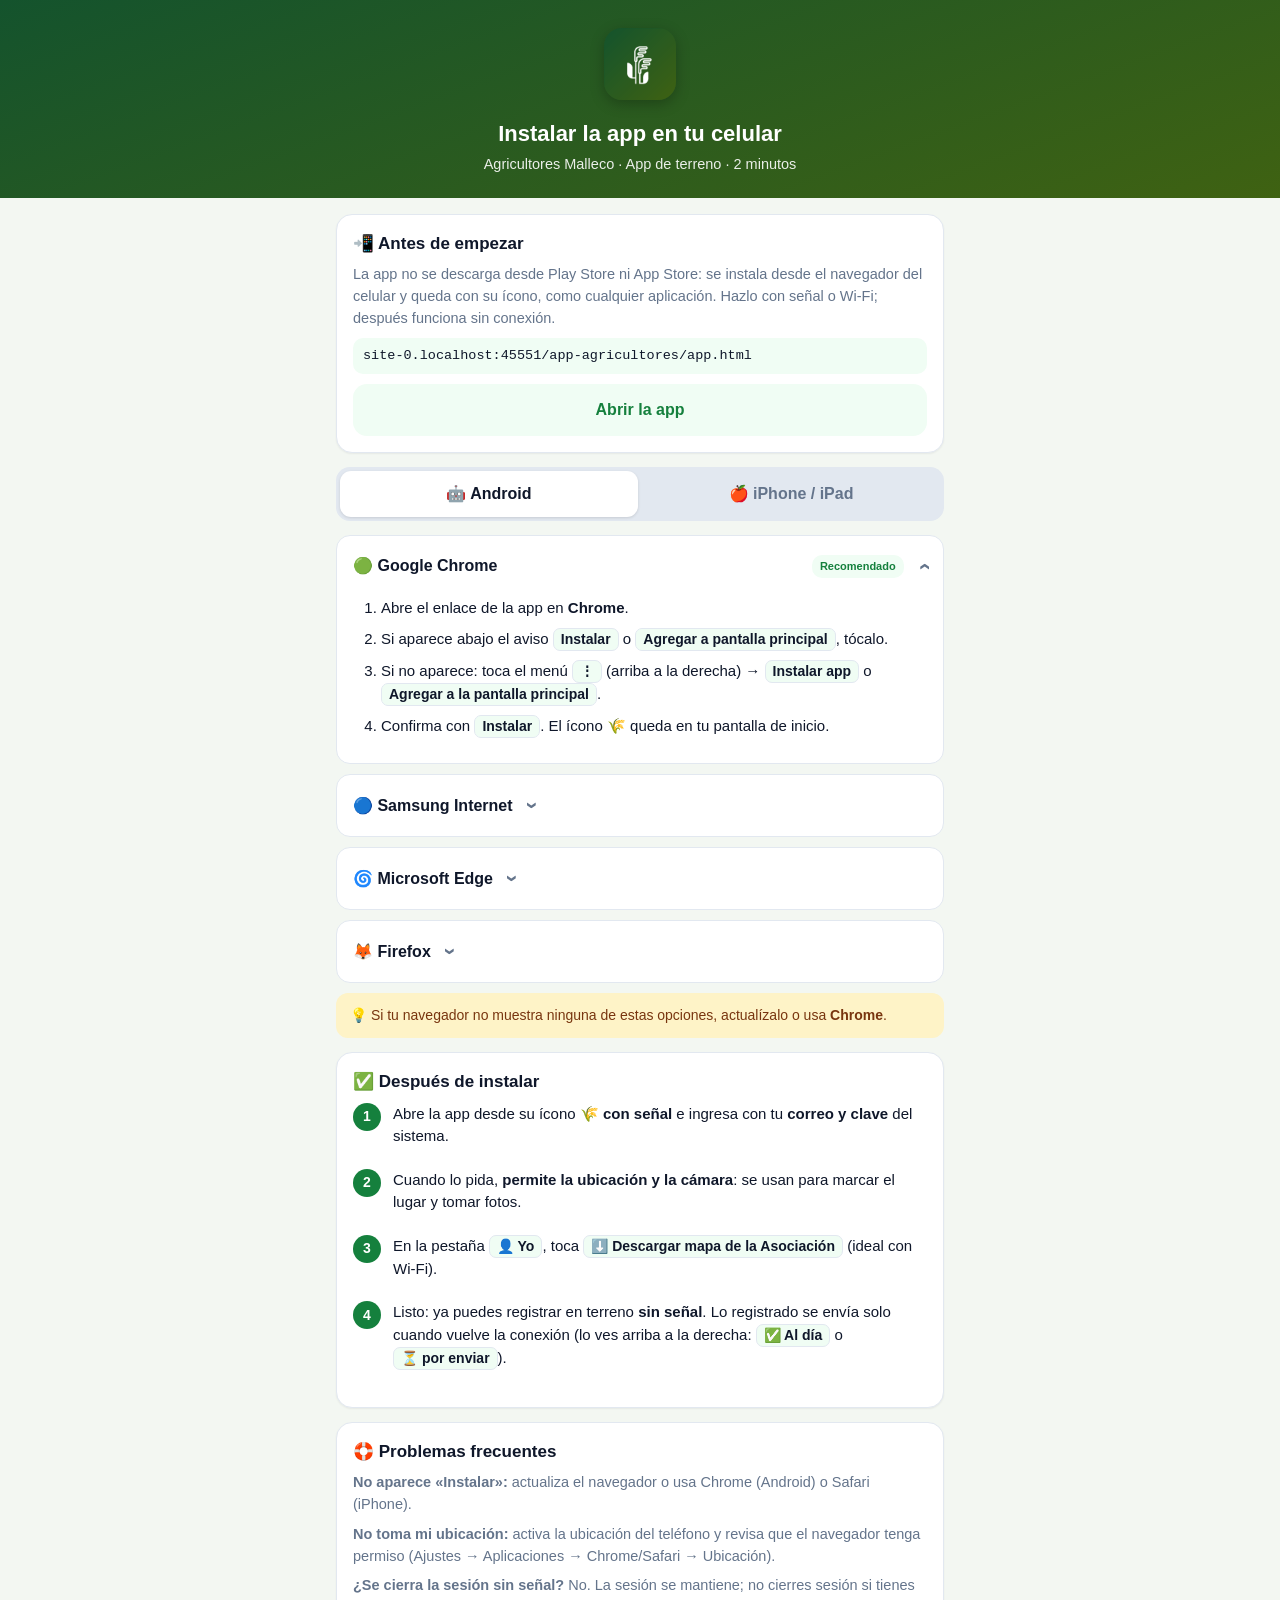
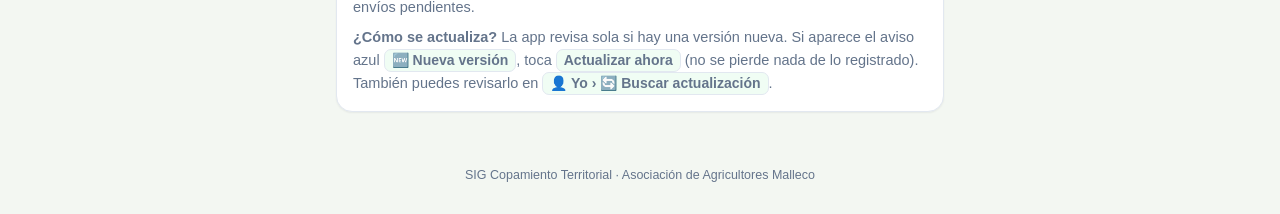
<file: app-agricultores/instalar.html>
<!DOCTYPE html>
<html lang="es">
<head>
<meta charset="UTF-8">
<meta name="viewport" content="width=device-width, initial-scale=1, viewport-fit=cover">
<title>Instalar la app</title>
<meta name="description" content="Cómo instalar la app de terreno Agricultores Malleco en Android y iPhone">
<meta name="theme-color" content="#14532D">
<link rel="icon" type="image/png" href="icon-192.png">
<link rel="manifest" href="manifest.json">
<style>
:root{--bg:#F3F7F2;--card:#fff;--text:#0F172A;--muted:#64748B;--line:#E2E8F0;--verde:#15803D;--verde-o:#14532D;--suave:#F0FDF4;}
@media (prefers-color-scheme: dark){:root:not([data-theme="light"]){--bg:#0B1210;--card:#13201B;--text:#E2E8F0;--muted:#94A3B8;--line:#1F2E28;--suave:#132A1E;}}
:root[data-theme="dark"]{--bg:#0B1210;--card:#13201B;--text:#E2E8F0;--muted:#94A3B8;--line:#1F2E28;--suave:#132A1E;}
*{box-sizing:border-box;margin:0;padding:0;}
body{font-family:-apple-system,BlinkMacSystemFont,'Segoe UI',Roboto,sans-serif;background:var(--bg);color:var(--text);font-size:16px;line-height:1.5;}
header{background:linear-gradient(160deg,#14532D,#3F6212);color:#fff;padding:28px 16px 22px;text-align:center;}
header img{width:72px;height:72px;border-radius:18px;box-shadow:0 4px 14px rgba(0,0,0,.25);}
header h1{font-size:22px;margin-top:10px;}
header p{opacity:.9;font-size:14.5px;margin-top:4px;}
main{max-width:640px;margin:0 auto;padding:16px 16px 40px;}
.card{background:var(--card);border-radius:16px;padding:16px;margin-bottom:14px;box-shadow:0 1px 2px rgba(15,23,42,.06);border:1px solid var(--line);}
.card h2{font-size:17px;margin-bottom:8px;display:flex;align-items:center;gap:8px;}
.card p{font-size:14.5px;color:var(--muted);}
.seg{display:flex;background:var(--line);border-radius:14px;padding:4px;margin-bottom:14px;gap:4px;}
.seg button{flex:1;border:none;background:none;padding:11px;border-radius:11px;font:inherit;font-weight:700;color:var(--muted);cursor:pointer;}
.seg button.on{background:var(--card);color:var(--text);box-shadow:0 1px 3px rgba(0,0,0,.12);}
details{border:1px solid var(--line);border-radius:14px;margin-bottom:10px;background:var(--card);overflow:hidden;}
summary{list-style:none;cursor:pointer;padding:14px 16px;font-weight:700;display:flex;align-items:center;gap:10px;}
summary::-webkit-details-marker{display:none;}
summary .tag{margin-left:auto;font-size:11px;font-weight:800;background:var(--suave);color:var(--verde);padding:3px 8px;border-radius:10px;}
summary::after{content:'›';font-size:22px;color:var(--muted);transform:rotate(90deg);transition:.2s;margin-left:6px;}
details[open] summary::after{transform:rotate(-90deg);}
details:not([open]) summary .tag{margin-left:auto;}
ol{padding:0 16px 16px 44px;}
ol li{margin-bottom:9px;font-size:15px;}
.k{display:inline-block;background:var(--suave);border:1px solid var(--line);border-radius:7px;padding:0 7px;font-weight:700;font-size:14px;white-space:nowrap;}
.btn{display:block;width:100%;text-align:center;padding:14px;border-radius:14px;font-weight:800;font-size:16px;text-decoration:none;border:none;cursor:pointer;font-family:inherit;}
.btn-p{background:var(--verde);color:#fff;}
.btn-s{background:var(--suave);color:var(--verde);margin-top:10px;}
.pasos{counter-reset:p;list-style:none;padding:0;}
.pasos li{counter-increment:p;position:relative;padding:0 0 12px 40px;font-size:15px;}
.pasos li::before{content:counter(p);position:absolute;left:0;top:0;width:28px;height:28px;border-radius:50%;background:var(--verde);color:#fff;font-weight:800;font-size:14px;display:flex;align-items:center;justify-content:center;}
.ojo{background:#FEF3C7;color:#78350F;border-radius:12px;padding:12px 14px;font-size:14px;margin-top:10px;}
.url{font-family:ui-monospace,Menlo,Consolas,monospace;font-size:13.5px;word-break:break-all;background:var(--suave);padding:8px 10px;border-radius:10px;display:block;margin-top:8px;color:var(--text);}
footer{text-align:center;color:var(--muted);font-size:12.5px;padding-bottom:30px;}
</style>
</head>
<body>
<header>
  <img src="icon-192.png" alt="">
  <h1>Instalar la app en tu celular</h1>
  <p>Agricultores Malleco · App de terreno · 2 minutos</p>
</header>
<main>
  <div class="card">
    <h2>📲 Antes de empezar</h2>
    <p>La app no se descarga desde Play Store ni App Store: se instala desde el navegador del celular y queda con su ícono, como cualquier aplicación.
      Hazlo con señal o Wi-Fi; después funciona sin conexión.</p>
    <span class="url" id="url-app">copamientoterritorial.cl/app-agricultores/app.html</span>
    <button class="btn btn-p" id="btn-instalar" style="margin-top:12px;display:none;">📲 Instalar ahora</button>
    <a class="btn btn-s" href="app.html">Abrir la app</a>
  </div>

  <div class="seg" role="tablist">
    <button data-so="android" class="on" role="tab">🤖 Android</button>
    <button data-so="ios" role="tab">🍎 iPhone / iPad</button>
  </div>

  <!-- ══ ANDROID ══ -->
  <section data-panel="android">
    <details open>
      <summary>🟢 Google Chrome <span class="tag">Recomendado</span></summary>
      <ol>
        <li>Abre el enlace de la app en <b>Chrome</b>.</li>
        <li>Si aparece abajo el aviso <span class="k">Instalar</span> o <span class="k">Agregar a pantalla principal</span>, tócalo.</li>
        <li>Si no aparece: toca el menú <span class="k">⋮</span> (arriba a la derecha) → <span class="k">Instalar app</span> o <span class="k">Agregar a la pantalla principal</span>.</li>
        <li>Confirma con <span class="k">Instalar</span>. El ícono 🌾 queda en tu pantalla de inicio.</li>
      </ol>
    </details>
    <details>
      <summary>🔵 Samsung Internet</summary>
      <ol>
        <li>Abre el enlace en <b>Samsung Internet</b>.</li>
        <li>Toca el ícono <span class="k">⬇ Instalar</span> en la barra de dirección, si aparece.</li>
        <li>Si no: toca el menú <span class="k">☰</span> (abajo a la derecha) → <span class="k">Agregar página a</span> → <span class="k">Pantalla de inicio</span>.</li>
        <li>Confirma con <span class="k">Agregar</span>.</li>
      </ol>
    </details>
    <details>
      <summary>🌀 Microsoft Edge</summary>
      <ol>
        <li>Abre el enlace en <b>Edge</b>.</li>
        <li>Toca el menú <span class="k">⋯</span> (abajo al centro).</li>
        <li>Elige <span class="k">Agregar al teléfono</span> o <span class="k">Instalar app</span>.</li>
        <li>Confirma con <span class="k">Instalar</span>.</li>
      </ol>
    </details>
    <details>
      <summary>🦊 Firefox</summary>
      <ol>
        <li>Abre el enlace en <b>Firefox</b>.</li>
        <li>Toca el menú <span class="k">⋮</span>.</li>
        <li>Elige <span class="k">Instalar</span> o <span class="k">Agregar a la pantalla de inicio</span>.</li>
        <li>Confirma con <span class="k">Agregar</span>.</li>
      </ol>
    </details>
    <div class="ojo">💡 Si tu navegador no muestra ninguna de estas opciones, actualízalo o usa <b>Chrome</b>.</div>
  </section>

  <!-- ══ iPHONE / iPAD ══ -->
  <section data-panel="ios" hidden>
    <details open>
      <summary>🧭 Safari <span class="tag">Recomendado</span></summary>
      <ol>
        <li>Abre el enlace de la app en <b>Safari</b>.</li>
        <li>Toca el botón <span class="k">Compartir</span> (el cuadrado con una flecha hacia arriba, abajo al centro; en iPad, arriba).</li>
        <li>Baja en la lista y toca <span class="k">Agregar a inicio</span>.</li>
        <li>Toca <span class="k">Agregar</span> (arriba a la derecha). El ícono 🌾 queda en tu pantalla de inicio.</li>
      </ol>
    </details>
    <details>
      <summary>🟢 Chrome en iPhone</summary>
      <ol>
        <li>Abre el enlace en <b>Chrome</b> (necesita iOS 16.4 o más reciente).</li>
        <li>Toca el botón <span class="k">Compartir</span> que está en la barra de dirección, arriba a la derecha.</li>
        <li>Elige <span class="k">Agregar a inicio</span> y luego <span class="k">Agregar</span>.</li>
      </ol>
    </details>
    <details>
      <summary>🌐 Otros navegadores (Edge, Firefox…)</summary>
      <ol>
        <li>Copia el enlace de la app.</li>
        <li>Ábrelo en <b>Safari</b> y sigue los pasos de Safari.</li>
      </ol>
    </details>
    <div class="ojo">⚠️ En iPhone, <b>no borres los datos de Safari</b> (Ajustes → Safari → Borrar historial y datos) mientras tengas registros sin enviar: se perderían.</div>
  </section>

  <div class="card" style="margin-top:14px;">
    <h2>✅ Después de instalar</h2>
    <ol class="pasos">
      <li>Abre la app desde su ícono 🌾 <b>con señal</b> e ingresa con tu <b>correo y clave</b> del sistema.</li>
      <li>Cuando lo pida, <b>permite la ubicación y la cámara</b>: se usan para marcar el lugar y tomar fotos.</li>
      <li>En la pestaña <span class="k">👤 Yo</span>, toca <span class="k">⬇️ Descargar mapa de la Asociación</span> (ideal con Wi-Fi).</li>
      <li>Listo: ya puedes registrar en terreno <b>sin señal</b>. Lo registrado se envía solo cuando vuelve la conexión (lo ves arriba a la derecha: <span class="k">✅ Al día</span> o <span class="k">⏳ por enviar</span>).</li>
    </ol>
  </div>

  <div class="card">
    <h2>🛟 Problemas frecuentes</h2>
    <p><b>No aparece «Instalar»:</b> actualiza el navegador o usa Chrome (Android) o Safari (iPhone).</p>
    <p style="margin-top:8px;"><b>No toma mi ubicación:</b> activa la ubicación del teléfono y revisa que el navegador tenga permiso (Ajustes → Aplicaciones → Chrome/Safari → Ubicación).</p>
    <p style="margin-top:8px;"><b>¿Se cierra la sesión sin señal?</b> No. La sesión se mantiene; no cierres sesión si tienes envíos pendientes.</p>
    <p style="margin-top:8px;"><b>¿Cómo se actualiza?</b> La app revisa sola si hay una versión nueva. Si aparece el aviso azul
      <span class="k">🆕 Nueva versión</span>, toca <span class="k">Actualizar ahora</span> (no se pierde nada de lo registrado).
      También puedes revisarlo en <span class="k">👤 Yo › 🔄 Buscar actualización</span>.</p>
  </div>
</main>
<footer>SIG Copamiento Territorial · Asociación de Agricultores Malleco</footer>
<script>
// Pestaña según el teléfono (iPhone/iPad → iOS) y botón «Instalar ahora» cuando el navegador lo permite (Android Chrome/Edge/Samsung)
(function () {
  var esIOS = /iphone|ipad|ipod/i.test(navigator.userAgent) || (navigator.platform === 'MacIntel' && navigator.maxTouchPoints > 1);
  function ver(so) {
    document.querySelectorAll('[data-so]').forEach(function (b) { b.classList.toggle('on', b.getAttribute('data-so') === so); });
    document.querySelectorAll('[data-panel]').forEach(function (p) { p.hidden = p.getAttribute('data-panel') !== so; });
  }
  document.querySelectorAll('[data-so]').forEach(function (b) { b.addEventListener('click', function () { ver(b.getAttribute('data-so')); }); });
  ver(esIOS ? 'ios' : 'android');
  document.getElementById('url-app').textContent = location.host ? location.host + location.pathname.replace(/instalar\.html$/, 'app.html') : 'copamientoterritorial.cl/app-agricultores/app.html';
  var evento = null, btn = document.getElementById('btn-instalar');
  window.addEventListener('beforeinstallprompt', function (e) { e.preventDefault(); evento = e; btn.style.display = 'block'; });
  btn.addEventListener('click', function () { if (!evento) return; evento.prompt(); evento.userChoice.then(function () { evento = null; btn.style.display = 'none'; }); });
  window.addEventListener('appinstalled', function () { btn.style.display = 'none'; });
})();
</script>
</body>
</html>
</file>
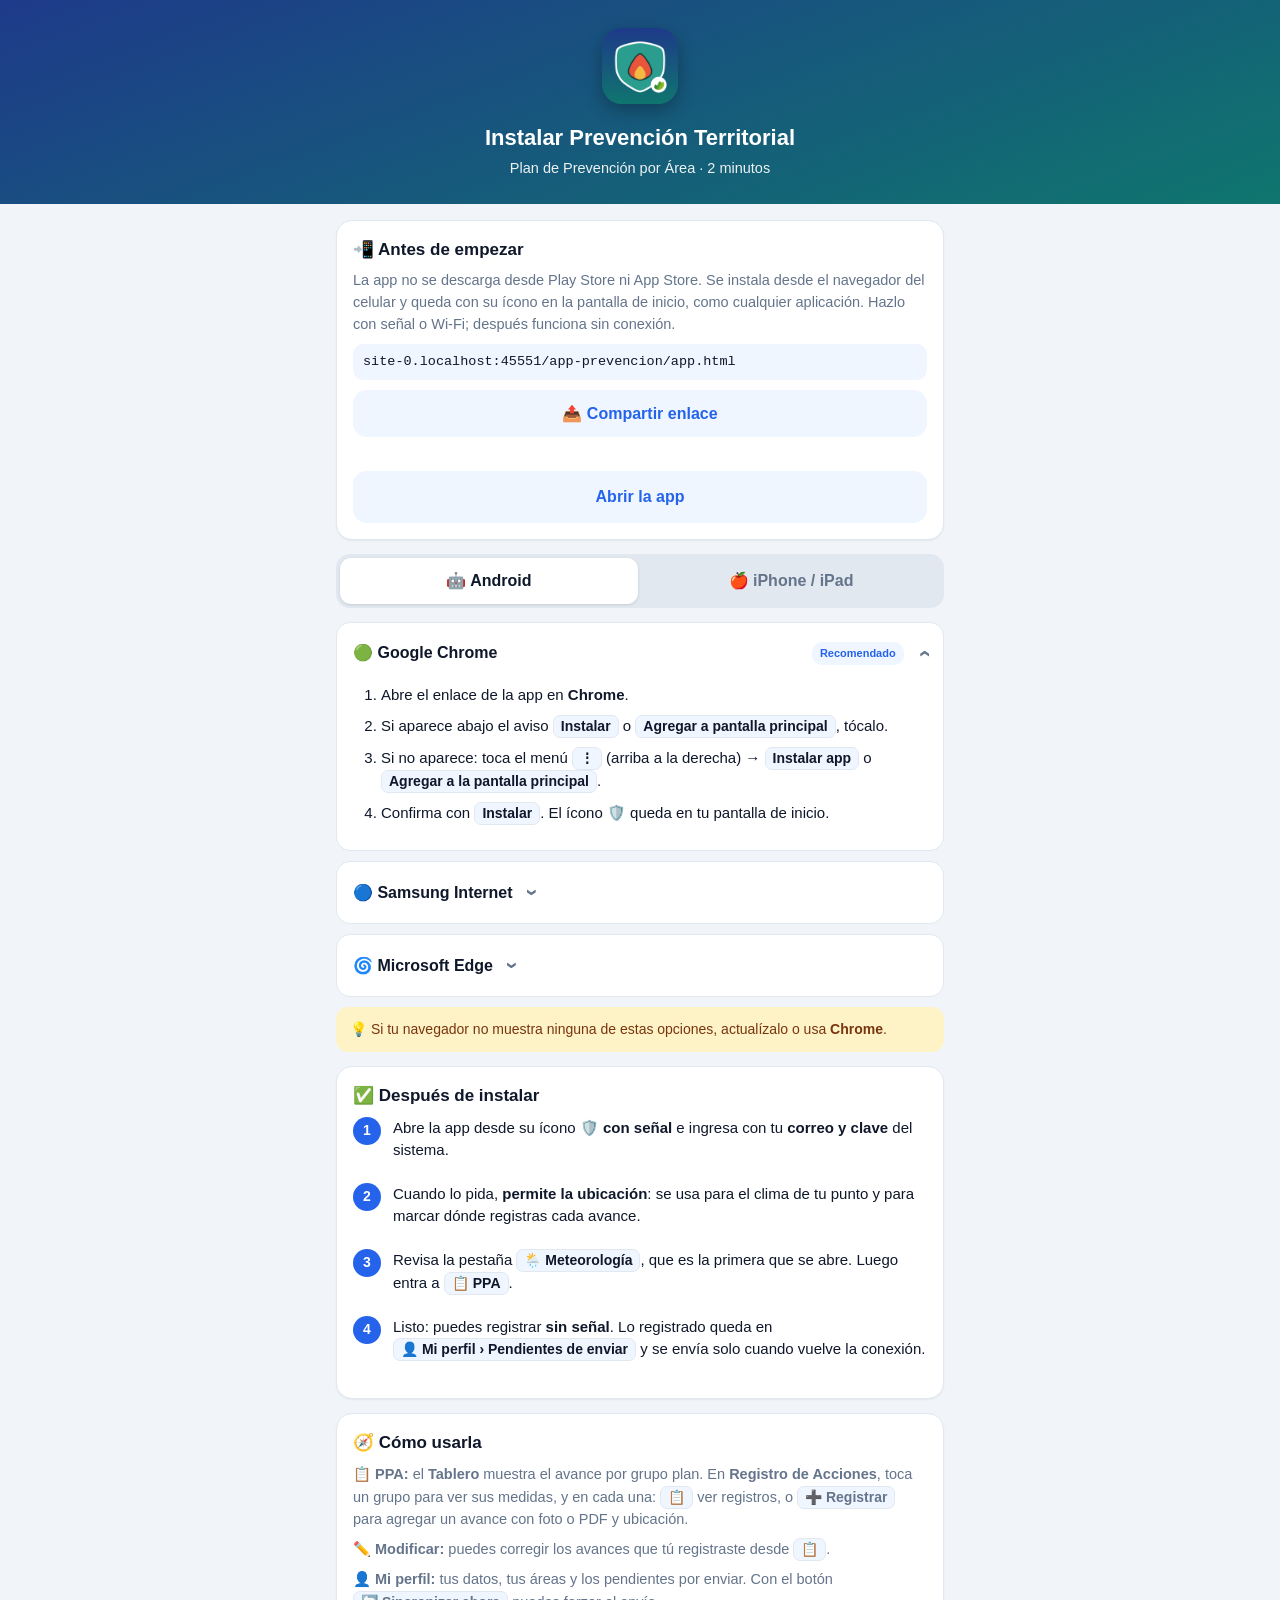
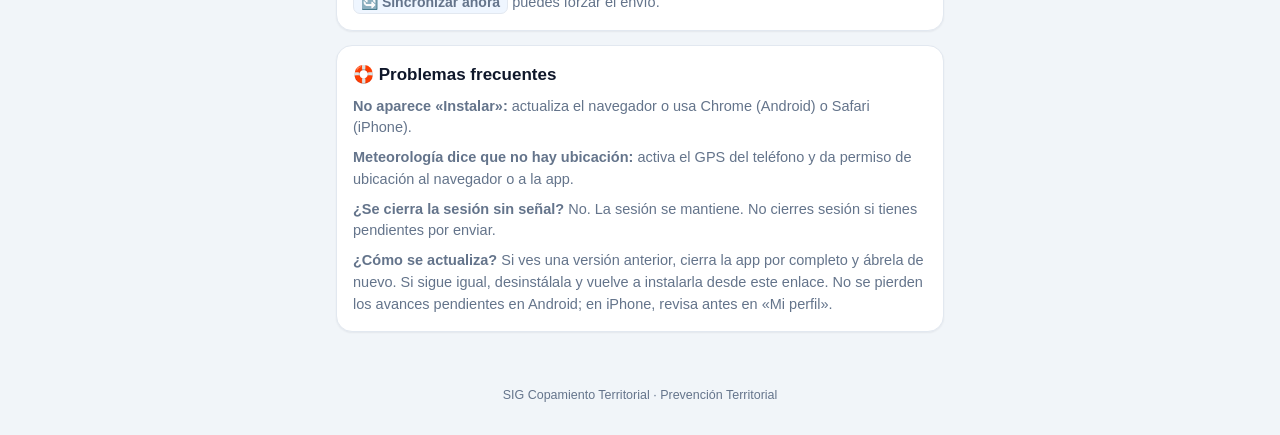
<file: app-prevencion/instalar.html>
<!DOCTYPE html>
<html lang="es">
<head>
<meta charset="UTF-8">
<meta name="viewport" content="width=device-width, initial-scale=1, viewport-fit=cover">
<title>Instalar Prevención Territorial</title>
<meta name="description" content="Cómo instalar la app Prevención Territorial en Android y iPhone">
<meta name="theme-color" content="#1E3A8A">
<link rel="icon" type="image/png" href="icon-192.png">
<link rel="apple-touch-icon" href="apple-touch-icon.png">
<link rel="manifest" href="manifest.json">
<style>
:root{--bg:#F1F5F9;--card:#fff;--text:#0F172A;--muted:#64748B;--line:#E2E8F0;--azul:#1E3A8A;--azul2:#2563EB;--suave:#EFF6FF;}
:root{color-scheme:light;}
*{box-sizing:border-box;margin:0;padding:0;}
body{font-family:-apple-system,BlinkMacSystemFont,'Segoe UI',Roboto,sans-serif;background:var(--bg);color:var(--text);font-size:16px;line-height:1.5;}
header{background:linear-gradient(160deg,#1E3A8A,#0F766E);color:#fff;padding:calc(28px + env(safe-area-inset-top)) 16px 24px;text-align:center;}
header img{width:76px;height:76px;border-radius:20px;box-shadow:0 6px 18px rgba(0,0,0,.28);}
header h1{font-size:22px;margin-top:10px;}
header p{opacity:.92;font-size:14.5px;margin-top:4px;}
main{max-width:640px;margin:0 auto;padding:16px 16px 40px;}
.card{background:var(--card);border-radius:16px;padding:16px;margin-bottom:14px;box-shadow:0 1px 2px rgba(15,23,42,.06);border:1px solid var(--line);}
.card h2{font-size:17px;margin-bottom:8px;display:flex;align-items:center;gap:8px;}
.card p{font-size:14.5px;color:var(--muted);}
.seg{display:flex;background:var(--line);border-radius:14px;padding:4px;margin-bottom:14px;gap:4px;}
.seg button{flex:1;border:none;background:none;padding:11px;border-radius:11px;font:inherit;font-weight:700;color:var(--muted);cursor:pointer;}
.seg button.on{background:var(--card);color:var(--text);box-shadow:0 1px 3px rgba(0,0,0,.12);}
details{border:1px solid var(--line);border-radius:14px;margin-bottom:10px;background:var(--card);overflow:hidden;}
summary{list-style:none;cursor:pointer;padding:14px 16px;font-weight:700;display:flex;align-items:center;gap:10px;}
summary::-webkit-details-marker{display:none;}
summary .tag{margin-left:auto;font-size:11px;font-weight:800;background:var(--suave);color:var(--azul2);padding:3px 8px;border-radius:10px;}
summary::after{content:'›';font-size:22px;color:var(--muted);transform:rotate(90deg);transition:.2s;margin-left:6px;}
details[open] summary::after{transform:rotate(-90deg);}
ol{padding:0 16px 16px 44px;}
ol li{margin-bottom:9px;font-size:15px;}
.k{display:inline-block;background:var(--suave);border:1px solid var(--line);border-radius:7px;padding:0 7px;font-weight:700;font-size:14px;white-space:nowrap;}
.btn{display:block;width:100%;text-align:center;padding:14px;border-radius:14px;font-weight:800;font-size:16px;text-decoration:none;border:none;cursor:pointer;font-family:inherit;}
.btn-p{background:linear-gradient(90deg,#2563EB,#0F766E);color:#fff;}
.btn-s{background:var(--suave);color:var(--azul2);margin-top:10px;}
.pasos{counter-reset:p;list-style:none;padding:0;}
.pasos li{counter-increment:p;position:relative;padding:0 0 12px 40px;font-size:15px;}
.pasos li::before{content:counter(p);position:absolute;left:0;top:0;width:28px;height:28px;border-radius:50%;background:var(--azul2);color:#fff;font-weight:800;font-size:14px;display:flex;align-items:center;justify-content:center;}
.ojo{background:#FEF3C7;color:#78350F;border-radius:12px;padding:12px 14px;font-size:14px;margin-top:10px;}
.url{font-family:ui-monospace,Menlo,Consolas,monospace;font-size:13.5px;word-break:break-all;background:var(--suave);padding:8px 10px;border-radius:10px;display:block;margin-top:8px;color:var(--text);}
.copiado{font-size:13px;color:#166534;margin-top:6px;min-height:18px;text-align:center;}
footer{text-align:center;color:var(--muted);font-size:12.5px;padding-bottom:30px;}
</style>
</head>
<body>
<header>
  <img src="icon-192.png" alt="">
  <h1>Instalar Prevención Territorial</h1>
  <p>Plan de Prevención por Área · 2 minutos</p>
</header>
<main>
  <div class="card">
    <h2>📲 Antes de empezar</h2>
    <p>La app no se descarga desde Play Store ni App Store. Se instala desde el navegador del celular y queda con su ícono en la pantalla de inicio, como cualquier aplicación. Hazlo con señal o Wi-Fi; después funciona sin conexión.</p>
    <span class="url" id="url-app">copamientoterritorial.cl/app-prevencion/app.html</span>
    <button class="btn btn-p" id="btn-instalar" style="margin-top:12px;display:none;">📲 Instalar ahora</button>
    <button class="btn btn-s" id="btn-compartir">📤 Compartir enlace</button>
    <div class="copiado" id="copiado"></div>
    <a class="btn btn-s" href="app.html">Abrir la app</a>
  </div>

  <div class="seg" role="tablist">
    <button data-so="android" class="on" role="tab">🤖 Android</button>
    <button data-so="ios" role="tab">🍎 iPhone / iPad</button>
  </div>

  <!-- ══ ANDROID ══ -->
  <section data-panel="android">
    <details open>
      <summary>🟢 Google Chrome <span class="tag">Recomendado</span></summary>
      <ol>
        <li>Abre el enlace de la app en <b>Chrome</b>.</li>
        <li>Si aparece abajo el aviso <span class="k">Instalar</span> o <span class="k">Agregar a pantalla principal</span>, tócalo.</li>
        <li>Si no aparece: toca el menú <span class="k">⋮</span> (arriba a la derecha) → <span class="k">Instalar app</span> o <span class="k">Agregar a la pantalla principal</span>.</li>
        <li>Confirma con <span class="k">Instalar</span>. El ícono 🛡️ queda en tu pantalla de inicio.</li>
      </ol>
    </details>
    <details>
      <summary>🔵 Samsung Internet</summary>
      <ol>
        <li>Abre el enlace en <b>Samsung Internet</b>.</li>
        <li>Toca el ícono <span class="k">⬇ Instalar</span> en la barra de dirección, si aparece.</li>
        <li>Si no: toca el menú <span class="k">☰</span> (abajo a la derecha) → <span class="k">Agregar página a</span> → <span class="k">Pantalla de inicio</span>.</li>
        <li>Confirma con <span class="k">Agregar</span>.</li>
      </ol>
    </details>
    <details>
      <summary>🌀 Microsoft Edge</summary>
      <ol>
        <li>Abre el enlace en <b>Edge</b>.</li>
        <li>Toca el menú <span class="k">⋯</span> (abajo al centro).</li>
        <li>Elige <span class="k">Agregar al teléfono</span> o <span class="k">Instalar app</span>.</li>
        <li>Confirma con <span class="k">Instalar</span>.</li>
      </ol>
    </details>
    <div class="ojo">💡 Si tu navegador no muestra ninguna de estas opciones, actualízalo o usa <b>Chrome</b>.</div>
  </section>

  <!-- ══ iPHONE / iPAD ══ -->
  <section data-panel="ios" hidden>
    <details open>
      <summary>🧭 Safari <span class="tag">Recomendado</span></summary>
      <ol>
        <li>Abre el enlace de la app en <b>Safari</b>.</li>
        <li>Toca el botón <span class="k">Compartir</span> (el cuadrado con una flecha hacia arriba; abajo al centro, o arriba en iPad).</li>
        <li>Baja en la lista y toca <span class="k">Agregar a inicio</span>.</li>
        <li>Toca <span class="k">Agregar</span> (arriba a la derecha). El ícono 🛡️ queda en tu pantalla de inicio.</li>
      </ol>
    </details>
    <details>
      <summary>🟢 Chrome en iPhone</summary>
      <ol>
        <li>Abre el enlace en <b>Chrome</b> (necesita iOS 16.4 o más reciente).</li>
        <li>Toca el botón <span class="k">Compartir</span> de la barra de dirección, arriba a la derecha.</li>
        <li>Elige <span class="k">Agregar a inicio</span> y luego <span class="k">Agregar</span>.</li>
      </ol>
    </details>
    <details>
      <summary>🌐 Otros navegadores (Edge, Firefox…)</summary>
      <ol>
        <li>Copia el enlace de la app.</li>
        <li>Ábrelo en <b>Safari</b> y sigue los pasos de Safari.</li>
      </ol>
    </details>
    <div class="ojo">⚠️ En iPhone, <b>no borres los datos de Safari</b> (Ajustes → Safari → Borrar historial y datos) mientras tengas avances sin enviar: se perderían.</div>
  </section>

  <div class="card" style="margin-top:14px;">
    <h2>✅ Después de instalar</h2>
    <ol class="pasos">
      <li>Abre la app desde su ícono 🛡️ <b>con señal</b> e ingresa con tu <b>correo y clave</b> del sistema.</li>
      <li>Cuando lo pida, <b>permite la ubicación</b>: se usa para el clima de tu punto y para marcar dónde registras cada avance.</li>
      <li>Revisa la pestaña <span class="k">🌦️ Meteorología</span>, que es la primera que se abre. Luego entra a <span class="k">📋 PPA</span>.</li>
      <li>Listo: puedes registrar <b>sin señal</b>. Lo registrado queda en <span class="k">👤 Mi perfil › Pendientes de enviar</span> y se envía solo cuando vuelve la conexión.</li>
    </ol>
  </div>

  <div class="card">
    <h2>🧭 Cómo usarla</h2>
    <p><b>📋 PPA:</b> el <b>Tablero</b> muestra el avance por grupo plan. En <b>Registro de Acciones</b>, toca un grupo para ver sus medidas, y en cada una: <span class="k">📋</span> ver registros, o <span class="k">➕ Registrar</span> para agregar un avance con foto o PDF y ubicación.</p>
    <p style="margin-top:8px;"><b>✏️ Modificar:</b> puedes corregir los avances que tú registraste desde <span class="k">📋</span>.</p>
    <p style="margin-top:8px;"><b>👤 Mi perfil:</b> tus datos, tus áreas y los pendientes por enviar. Con el botón <span class="k">🔄 Sincronizar ahora</span> puedes forzar el envío.</p>
  </div>

  <div class="card">
    <h2>🛟 Problemas frecuentes</h2>
    <p><b>No aparece «Instalar»:</b> actualiza el navegador o usa Chrome (Android) o Safari (iPhone).</p>
    <p style="margin-top:8px;"><b>Meteorología dice que no hay ubicación:</b> activa el GPS del teléfono y da permiso de ubicación al navegador o a la app.</p>
    <p style="margin-top:8px;"><b>¿Se cierra la sesión sin señal?</b> No. La sesión se mantiene. No cierres sesión si tienes pendientes por enviar.</p>
    <p style="margin-top:8px;"><b>¿Cómo se actualiza?</b> Si ves una versión anterior, cierra la app por completo y ábrela de nuevo. Si sigue igual, desinstálala y vuelve a instalarla desde este enlace. No se pierden los avances pendientes en Android; en iPhone, revisa antes en «Mi perfil».</p>
  </div>
</main>
<footer>SIG Copamiento Territorial · Prevención Territorial</footer>
<script>
// Pestaña según el teléfono (iPhone/iPad → iOS) y botón «Instalar ahora» cuando el navegador lo permite (Android Chrome/Edge/Samsung)
(function () {
  var esIOS = /iphone|ipad|ipod/i.test(navigator.userAgent) || (navigator.platform === 'MacIntel' && navigator.maxTouchPoints > 1);
  function ver(so) {
    document.querySelectorAll('[data-so]').forEach(function (b) { b.classList.toggle('on', b.getAttribute('data-so') === so); });
    document.querySelectorAll('[data-panel]').forEach(function (p) { p.hidden = p.getAttribute('data-panel') !== so; });
  }
  document.querySelectorAll('[data-so]').forEach(function (b) { b.addEventListener('click', function () { ver(b.getAttribute('data-so')); }); });
  ver(esIOS ? 'ios' : 'android');
  var enlace = location.href.replace(/instalar\.html(\?.*)?$/, 'app.html');
  document.getElementById('url-app').textContent = enlace.replace(/^https?:\/\//, '');
  var evento = null, btn = document.getElementById('btn-instalar');
  window.addEventListener('beforeinstallprompt', function (e) { e.preventDefault(); evento = e; btn.style.display = 'block'; });
  btn.addEventListener('click', function () { if (!evento) return; evento.prompt(); evento.userChoice.then(function () { evento = null; btn.style.display = 'none'; }); });
  window.addEventListener('appinstalled', function () { btn.style.display = 'none'; });
  // Compartir: usa el menú del teléfono si existe; si no, copia el enlace
  document.getElementById('btn-compartir').addEventListener('click', function () {
    var msg = document.getElementById('copiado');
    if (navigator.share) {
      navigator.share({ title: 'Prevención Territorial', text: 'Instala la app Prevención Territorial:', url: enlace }).catch(function () {});
    } else if (navigator.clipboard) {
      navigator.clipboard.writeText(enlace).then(function () { msg.textContent = '✅ Enlace copiado'; }, function () { msg.textContent = enlace; });
    } else { msg.textContent = enlace; }
  });
})();
</script>
</body>
</html>
</file>
